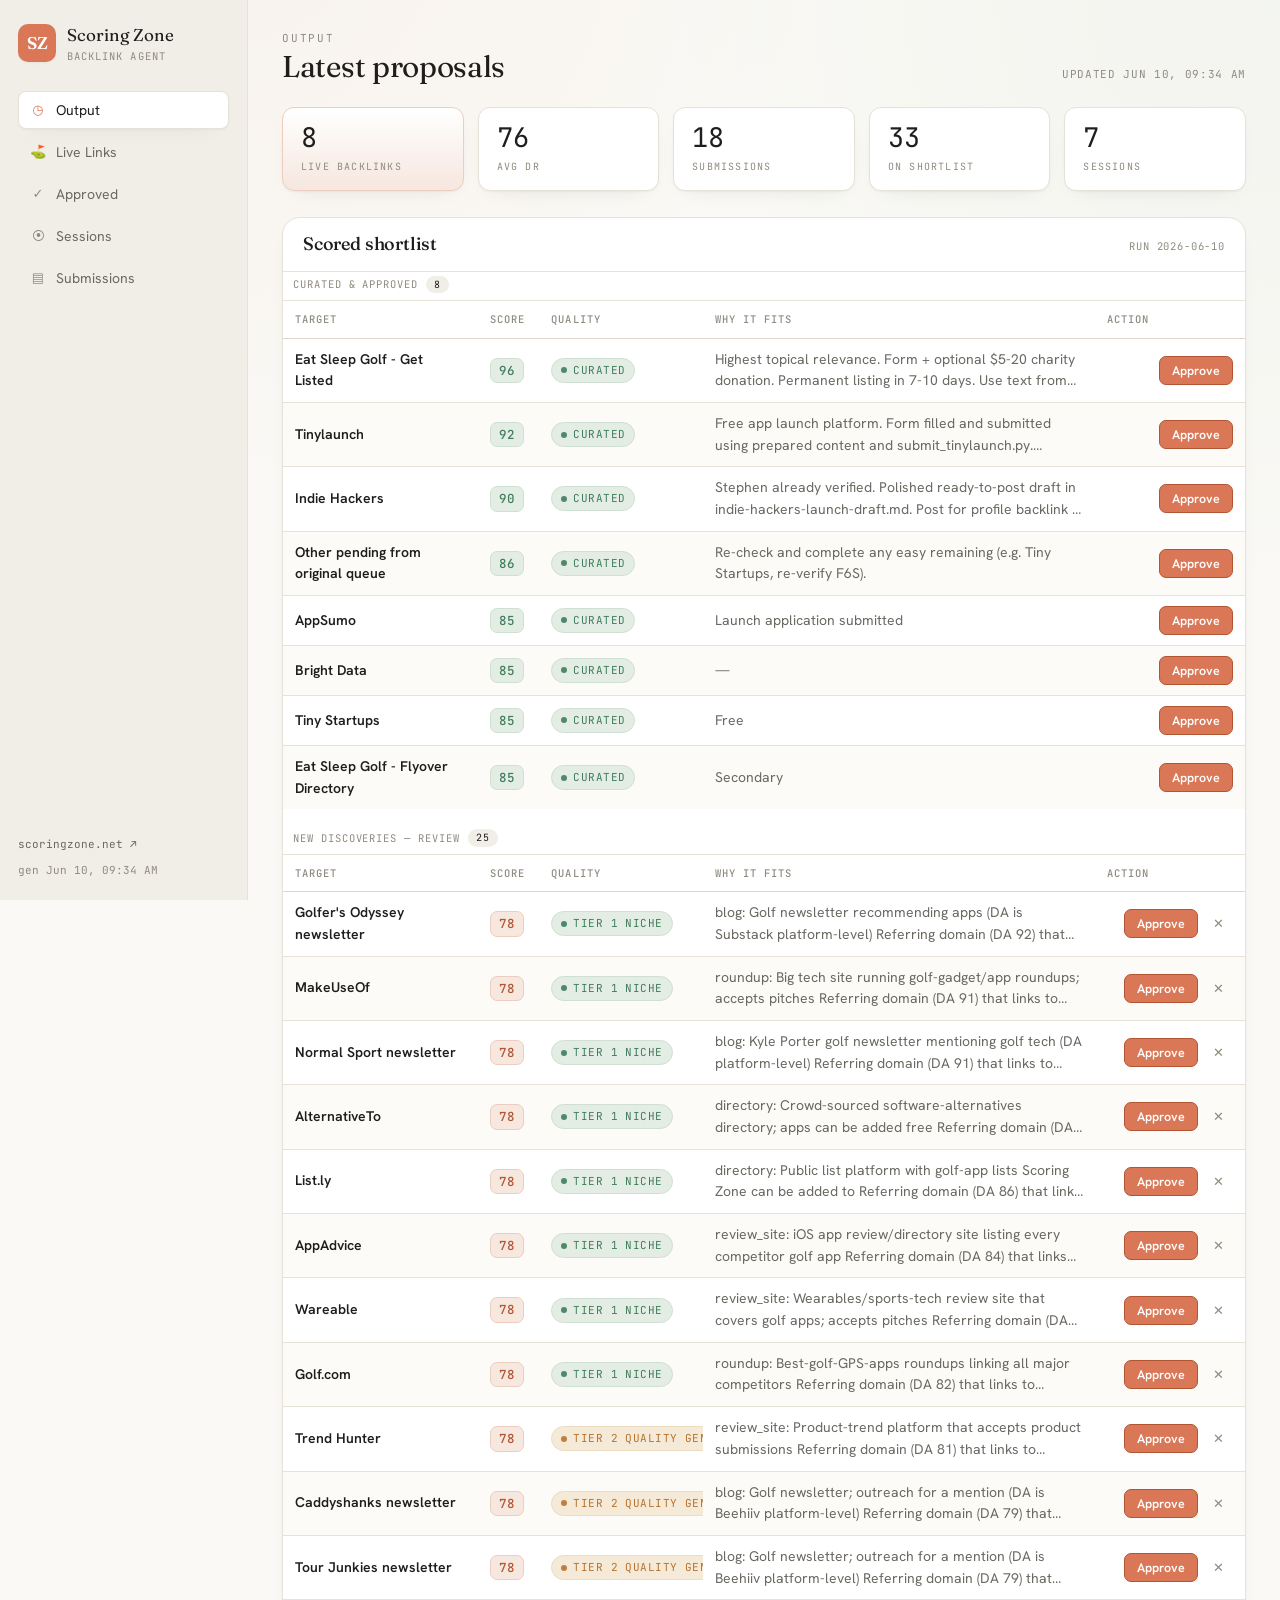
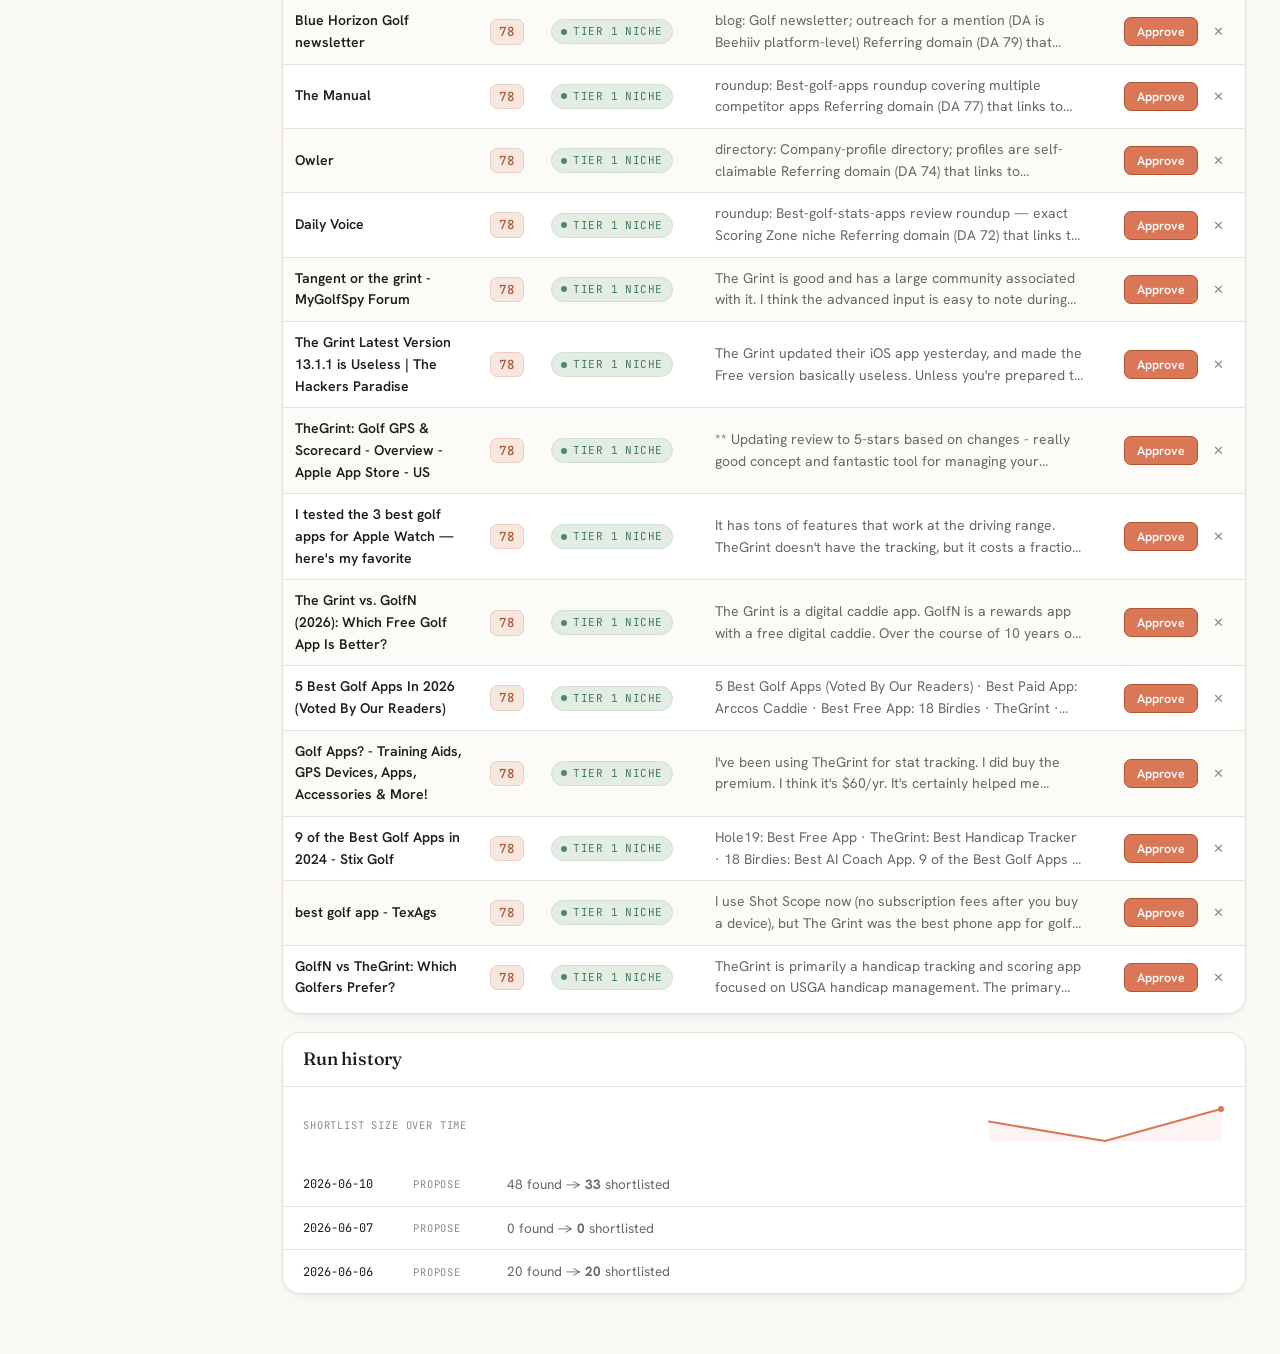
<file: docs/index.html>
<!DOCTYPE html>
<html lang="en">
<head>
<meta charset="UTF-8" />
<meta name="viewport" content="width=device-width, initial-scale=1.0" />
<title>Scoring Zone · Backlink Dashboard</title>
<link rel="icon" type="image/svg+xml" href="data:image/svg+xml,%3Csvg xmlns='http://www.w3.org/2000/svg' viewBox='0 0 64 64'%3E%3Crect width='64' height='64' rx='17' fill='%23d97757'/%3E%3Ctext x='32' y='43' font-family='Georgia,serif' font-weight='600' font-size='30' fill='%23ffffff' text-anchor='middle'%3ESZ%3C/text%3E%3C/svg%3E" />
<meta name="theme-color" content="#faf9f5" />
<link rel="stylesheet" href="tokens.css?v=12" />
<link rel="stylesheet" href="styles.css?v=12" />
</head>
<body>
  <div class="shell">
    <aside class="sidebar">
      <div class="brand">
        <div class="mark">SZ</div>
        <div>
          <div class="brand-name">Scoring Zone</div>
          <div class="brand-sub">Backlink agent</div>
        </div>
      </div>
      <nav class="nav" id="nav">
        <button class="nav-item active" data-view="output"><span class="ic">◷</span> Output</button>
        <button class="nav-item" data-view="livelinks"><span class="ic">⛳</span> Live Links</button>
        <button class="nav-item" data-view="approved"><span class="ic">✓</span> Approved</button>
        <button class="nav-item" data-view="sessions"><span class="ic">⦿</span> Sessions</button>
        <button class="nav-item" data-view="submissions"><span class="ic">▤</span> Submissions</button>
      </nav>
      <div class="side-foot">
        <a href="https://www.scoringzone.net" target="_blank" rel="noopener">scoringzone.net ↗</a>
        <div class="gen mono" id="gen"></div>
      </div>
    </aside>

    <main class="main">
      <header class="topbar">
        <div>
          <div class="kicker" id="crumb">Output</div>
          <h1 id="title">Latest proposals</h1>
        </div>
        <div class="updated mono" id="updated"></div>
      </header>

      <section class="kpis" id="kpis"></section>

      <section class="view" id="view-output">
        <div class="panel">
          <div class="panel-head"><h2>Scored shortlist</h2><span class="panel-meta" id="proposalMeta"></span></div>
          <div class="panel-body" id="proposals"></div>
        </div>
        <div class="panel">
          <div class="panel-head"><h2>Run history</h2></div>
          <div class="panel-body" id="runs"></div>
        </div>
      </section>

      <section class="view hidden" id="view-livelinks">
        <div class="ll-summary" id="llSummary"></div>
        <div class="panel panel-live">
          <div class="panel-head"><h2>Live backlinks</h2><span class="panel-meta" id="llLiveMeta"></span></div>
          <div class="panel-body" id="llLive"></div>
        </div>
        <div class="panel">
          <div class="panel-head"><h2>Watching — awaiting link</h2><span class="panel-meta" id="llWatchMeta"></span></div>
          <div class="panel-body" id="llWatching"></div>
        </div>
        <div class="panel">
          <div class="panel-head"><h2>Needs attention</h2><span class="panel-meta" id="llAttnMeta"></span></div>
          <div class="panel-body" id="llAttention"></div>
        </div>
      </section>

      <section class="view hidden" id="view-approved">
        <div class="panel">
          <div class="panel-head"><h2>Approved — to submit</h2><span class="panel-meta" id="approvedMeta"></span></div>
          <div class="panel-body" id="approved"></div>
        </div>
      </section>

      <section class="view hidden" id="view-sessions">
        <div class="panel">
          <div class="panel-head"><h2>Steel sessions</h2><span class="panel-meta">viewer links omitted (public page)</span></div>
          <div class="panel-body" id="sessions"></div>
        </div>
      </section>

      <section class="view hidden" id="view-submissions">
        <div class="panel">
          <div class="panel-head"><h2>Directory submissions</h2><span class="panel-meta">click a column to sort</span></div>
          <div class="panel-body" id="submissions"></div>
        </div>
      </section>
    </main>
  </div>

  <script src="shared.js?v=12"></script>
  <script src="app.js?v=12"></script>
</body>
</html>
</file>
<file: docs/tokens.css>
/* ===========================================================================
   Scoring Zone Backlink Dashboard — shared design tokens (Claude style)
   Warm ink + clay on cream. Fraunces (display) · Hanken Grotesk (body) ·
   JetBrains Mono (data). Imported by all three variants + the chooser.
   =========================================================================== */

@import url('https://fonts.googleapis.com/css2?family=Fraunces:opsz,wght@9..144,400;9..144,500;9..144,600;9..144,400&family=Hanken+Grotesk:wght@400;500;600;700&family=JetBrains+Mono:wght@400;500&display=swap');

:root {
  /* surfaces */
  --bg:        #faf9f5;
  --panel:     #ffffff;
  --sunken:    #f0eee6;
  --sunken-2:  #e9e6da;
  --border:    #e6e2d8;
  --border-strong: #ddd8ca;

  /* ink */
  --ink:    #1f1e1d;
  --muted:  #6b6862;
  --faint:  #908b80;

  /* clay accent (the Claude signature) */
  --accent:      #d97757;
  --accent-ink:  #b15532;   /* readable clay for text/links on cream */
  --accent-soft: #f6e7df;   /* tint for chips / hovers */

  /* status (warm) */
  --live:    #3f7d5b;
  --live-bg: #e3ede4;
  --pending: #b8732f;
  --pending-bg: #f5e9d7;
  --blocked: #b0483c;
  --blocked-bg: #f3e1dd;
  --stone:   #807b71;
  --stone-bg:#ececdf;

  /* type */
  --font-display: 'Fraunces', Georgia, 'Times New Roman', serif;
  --font-body:    'Hanken Grotesk', ui-sans-serif, system-ui, -apple-system, sans-serif;
  --font-mono:    'JetBrains Mono', ui-monospace, 'SF Mono', Menlo, monospace;

  /* shape */
  --r-sm: 8px;
  --r:    12px;
  --r-lg: 18px;
  --shadow-soft: 0 1px 2px rgba(31,30,29,.04), 0 8px 24px -16px rgba(31,30,29,.18);
  --shadow-lift: 0 2px 4px rgba(31,30,29,.05), 0 18px 40px -24px rgba(31,30,29,.28);
}

* { box-sizing: border-box; }

html { -webkit-text-size-adjust: 100%; }

body {
  margin: 0;
  background: var(--bg);
  color: var(--ink);
  font-family: var(--font-body);
  font-size: 15.5px;
  line-height: 1.55;
  -webkit-font-smoothing: antialiased;
  text-rendering: optimizeLegibility;
  /* faint warm paper grain via layered gradients (no images) */
  background-image:
    radial-gradient(circle at 18% -10%, rgba(217,119,87,.05), transparent 42%),
    radial-gradient(circle at 100% 0%, rgba(63,125,91,.04), transparent 40%);
  background-attachment: fixed;
}

a { color: var(--accent-ink); text-decoration: none; }
a:hover { text-decoration: underline; text-underline-offset: 2px; }

h1, h2, h3 { font-family: var(--font-display); font-weight: 500; letter-spacing: -.01em; color: var(--ink); margin: 0; }
h1 { font-size: clamp(28px, 4vw, 42px); line-height: 1.05; }
h2 { font-size: clamp(20px, 2.4vw, 26px); line-height: 1.15; }

.mono { font-family: var(--font-mono); }

/* eyebrow / section label */
.kicker {
  font-family: var(--font-mono);
  font-size: 11px;
  letter-spacing: .16em;
  text-transform: uppercase;
  color: var(--faint);
}

/* status badge ----------------------------------------------------------- */
.badge {
  display: inline-flex;
  align-items: center;
  gap: 6px;
  font-family: var(--font-mono);
  font-size: 11px;
  letter-spacing: .04em;
  text-transform: uppercase;
  padding: 3px 9px;
  border-radius: 999px;
  white-space: nowrap;
  border: 1px solid transparent;
}
.badge::before { content: ""; width: 6px; height: 6px; border-radius: 50%; background: currentColor; opacity: .9; }
.badge.live    { color: var(--live);    background: var(--live-bg);    border-color: #cfe0d2; }
.badge.pending { color: var(--pending); background: var(--pending-bg); border-color: #ecdcc0; }
.badge.blocked { color: var(--blocked); background: var(--blocked-bg); border-color: #ecccc5; }
.badge.default { color: var(--stone);   background: var(--stone-bg);   border-color: #ddd8c8; }

/* DR pill ---------------------------------------------------------------- */
.dr {
  font-family: var(--font-mono);
  font-size: 13px;
  font-weight: 500;
  color: var(--ink);
}
.dr-bar { height: 4px; border-radius: 2px; background: var(--accent); opacity: .85; }
.dr-track { background: var(--sunken-2); border-radius: 2px; height: 4px; }

/* tables (shared base) --------------------------------------------------- */
table { border-collapse: collapse; width: 100%; }
th, td { text-align: left; padding: 11px 14px; vertical-align: top; }
thead th {
  font-family: var(--font-mono);
  font-size: 10.5px;
  letter-spacing: .1em;
  text-transform: uppercase;
  color: var(--faint);
  font-weight: 500;
  border-bottom: 1px solid var(--border-strong);
}
tbody td { border-bottom: 1px solid var(--border); font-size: 14px; }
tbody tr:last-child td { border-bottom: none; }
.num { font-family: var(--font-mono); font-variant-numeric: tabular-nums; }
.truncate { max-width: 1px; }      /* used with width hints per-variant */
.cell-why { color: var(--muted); }

/* sortable header affordance */
th.sortable { cursor: pointer; user-select: none; }
th.sortable:hover { color: var(--accent-ink); }
th.sortable .arrow { opacity: .5; margin-left: 4px; }
th.sortable[aria-sort] .arrow { opacity: 1; color: var(--accent-ink); }

/* sparkline -------------------------------------------------------------- */
.spark { display: block; overflow: visible; }
.spark .line {
  fill: none; stroke: var(--accent); stroke-width: 2;
  stroke-linecap: round; stroke-linejoin: round;
  stroke-dasharray: 1000; stroke-dashoffset: 1000;
  animation: spark-draw 1.1s ease forwards .2s;
}
.spark .dot { fill: var(--accent); }
.spark .area { fill: var(--accent); opacity: .08; }
@keyframes spark-draw { to { stroke-dashoffset: 0; } }

/* row reveal on load ----------------------------------------------------- */
@keyframes rise { from { opacity: 0; transform: translateY(6px); } to { opacity: 1; transform: none; } }
.reveal { animation: rise .5s ease both; }

/* empty state ------------------------------------------------------------ */
.empty {
  padding: 40px 28px;
  text-align: center;
  color: var(--faint);
  font-family: var(--font-mono);
  font-size: 12px;
  letter-spacing: .04em;
}
.empty .empty-ic { display: block; font-size: 26px; color: var(--faint); margin-bottom: 10px; }
.empty .empty-title { font-family: var(--font-body); font-size: 14.5px; font-weight: 600; color: var(--muted); letter-spacing: 0; }
.empty .empty-hint { font-family: var(--font-mono); font-size: 11.5px; letter-spacing: .03em; color: var(--faint); margin-top: 5px; }

/* keyboard focus — visible rings for tab navigation ----------------------- */
:is(a, button, [tabindex]):focus-visible {
  outline: 2px solid var(--accent);
  outline-offset: 2px;
  border-radius: 4px;
}
th.sortable:focus-visible { outline: 2px solid var(--accent); outline-offset: -2px; }

/* toasts — action feedback (bottom-right, auto-dismiss) ------------------- */
#toasts { position: fixed; right: 18px; bottom: 18px; display: flex; flex-direction: column; gap: 8px; z-index: 100; }
.toast {
  font-family: var(--font-mono); font-size: 12px; letter-spacing: .02em;
  padding: 10px 14px; border-radius: var(--r-sm); border: 1px solid; box-shadow: var(--shadow-lift);
  max-width: 340px; animation: toast-in .25s ease; transition: opacity .3s ease, transform .3s ease;
}
.toast.success { color: var(--live); background: var(--live-bg); border-color: #cfe0d2; }
.toast.error   { color: var(--blocked); background: var(--blocked-bg); border-color: #ecccc5; }
.toast.out { opacity: 0; transform: translateY(6px); }
@keyframes toast-in { from { opacity: 0; transform: translateY(8px); } }

/* row exit (dismissed suggestion) ----------------------------------------- */
@keyframes row-fade { to { opacity: 0; } }
tr.row-out td { animation: row-fade .25s ease forwards; }

@media (prefers-reduced-motion: reduce) {
  .spark .line { animation: none; stroke-dashoffset: 0; }
  .reveal { animation: none; }
  .toast { animation: none; }
  tr.row-out td { animation-duration: .01s; }
}
</file>
<file: docs/styles.css>
/* Variant B — Console / Workbench. Sidebar + KPIs + dense sortable tables. */

.shell { display: grid; grid-template-columns: 248px 1fr; min-height: 100vh; }

/* sidebar ---------------------------------------------------------------- */
.sidebar {
  background: var(--sunken);
  border-right: 1px solid var(--border);
  padding: 22px 18px;
  display: flex; flex-direction: column; gap: 26px;
  position: sticky; top: 0; height: 100vh;
}
.brand { display: flex; align-items: center; gap: 11px; }
.mark {
  width: 38px; height: 38px; border-radius: 10px;
  background: var(--accent); color: #fff;
  display: grid; place-items: center;
  font-family: var(--font-display); font-weight: 600; font-size: 17px;
  box-shadow: var(--shadow-soft);
}
.brand-name { font-family: var(--font-display); font-size: 17px; }
.brand-sub { font-family: var(--font-mono); font-size: 10.5px; letter-spacing: .1em; text-transform: uppercase; color: var(--faint); }

.nav { display: flex; flex-direction: column; gap: 4px; }
.nav-item {
  display: flex; align-items: center; gap: 10px;
  font-family: var(--font-body); font-size: 14px; color: var(--muted);
  background: none; border: 1px solid transparent; border-radius: var(--r-sm);
  padding: 9px 11px; cursor: pointer; text-align: left; width: 100%;
  transition: background .15s ease, color .15s ease;
}
.nav-item .ic { font-size: 13px; width: 16px; text-align: center; color: var(--faint); }
.nav-item:hover { background: var(--sunken-2); color: var(--ink); }
.nav-item.active { background: var(--panel); color: var(--ink); border-color: var(--border); box-shadow: var(--shadow-soft); }
.nav-item.active .ic { color: var(--accent); }

.side-foot { margin-top: auto; font-family: var(--font-mono); font-size: 11px; }
.side-foot a { color: var(--muted); }
.side-foot .gen { color: var(--faint); margin-top: 10px; line-height: 1.4; }

/* main ------------------------------------------------------------------- */
.main { padding: 30px 34px 60px; max-width: 1180px; }
.topbar { display: flex; align-items: flex-end; justify-content: space-between; gap: 20px; margin-bottom: 24px; }
.topbar h1 { font-size: 30px; font-weight: 400; margin-top: 4px; }
.updated { font-size: 11px; letter-spacing: .06em; color: var(--faint); text-transform: uppercase; }

/* KPI cards */
.kpis { display: grid; grid-template-columns: repeat(5, 1fr); gap: 14px; margin-bottom: 26px; }
@media (max-width: 1080px) { .kpis { grid-template-columns: repeat(2, 1fr); } }
.kpi {
  background: var(--panel); border: 1px solid var(--border); border-radius: var(--r);
  padding: 16px 18px; box-shadow: var(--shadow-soft);
}
.kpi .v { font-family: var(--font-mono); font-size: 27px; line-height: 1; color: var(--ink); }
.kpi .v small { font-size: 14px; color: var(--faint); }
.kpi .k { font-family: var(--font-mono); font-size: 10px; letter-spacing: .12em; text-transform: uppercase; color: var(--faint); margin-top: 8px; }
.kpi.accent { background: linear-gradient(180deg, #fff, var(--accent-soft)); border-color: #eccdbf; }

/* panels + tables */
.view { display: grid; grid-template-columns: 1fr; gap: 18px; }
.view.hidden { display: none; }
.panel { background: var(--panel); border: 1px solid var(--border); border-radius: var(--r-lg); box-shadow: var(--shadow-soft); overflow: hidden; }
.panel-head { display: flex; align-items: baseline; justify-content: space-between; gap: 14px; padding: 16px 20px; border-bottom: 1px solid var(--border); }
.panel-head h2 { font-size: 18px; font-weight: 500; }
.panel-meta { font-family: var(--font-mono); font-size: 10.5px; letter-spacing: .08em; text-transform: uppercase; color: var(--faint); }
.panel-body { overflow-x: auto; }

.panel-body table { font-size: 13.5px; }
.panel-body thead th { position: sticky; top: 0; background: var(--panel); z-index: 1; }
.panel-body tbody tr:hover td { background: #fbfaf6; }
.t-name { font-weight: 600; }
.t-name .sub { display:block; font-weight: 400; font-size: 11px; color: var(--faint); font-family: var(--font-mono); margin-top: 2px; }
.t-name a { color: var(--ink); }
.t-name a:hover { color: var(--accent-ink); }
.cell-notes { color: var(--muted); max-width: 34ch; }
/* The cell stays a normal table-cell (so row borders stay continuous); the clamp goes on the
   inner span — applying display:-webkit-box to the <td> itself breaks the table layout. */
.cell-why { color: var(--muted); min-width: 320px; }
.cell-why .why-text {
  display: -webkit-box; -webkit-line-clamp: 2; -webkit-box-orient: vertical;
  overflow: hidden;
}

/* Output (proposals) — grouped decision queue, compact + scannable */
#proposals th, #proposals td { padding: 10px 12px; vertical-align: middle; }
#proposals .cell-approve { white-space: nowrap; text-align: right; }
#proposals table { margin-bottom: 4px; }
#proposals tbody tr:nth-child(even) td { background: #fcfbf7; }   /* subtle zebra */
#proposals tbody tr:hover td { background: #f6f3ec; }

/* Both proposal groups are separate <table>s; without a fixed grid each computes its
   own column widths from content, so Curated and Discoveries misalign and look like
   different formats. One shared fixed grid keeps every column at the same position. */
#proposals table { table-layout: fixed; width: 100%; }
#proposals th:nth-child(1) { width: 20%; }   /* Target */
#proposals th:nth-child(2) { width: 64px; }  /* Score */
#proposals th:nth-child(3) { width: 17%; }   /* Quality */
#proposals th:nth-child(5) { width: 150px; } /* Action — Why it fits takes the rest */
#proposals td.t-name { overflow-wrap: break-word; }
#proposals td:nth-child(3) { overflow: hidden; text-overflow: ellipsis; white-space: nowrap; }

/* group subheaders ("Curated & approved", "New discoveries — review") */
.group-label {
  font-family: var(--font-mono); font-size: 10.5px; letter-spacing: .09em; text-transform: uppercase;
  color: var(--faint); padding: 16px 10px 7px; border-bottom: 1px solid var(--border);
  display: flex; align-items: center; gap: 8px;
}
.group-label:first-child { padding-top: 4px; }
.group-label span { color: var(--ink); background: var(--sunken); border-radius: 20px; padding: 1px 8px; font-size: 10px; }

/* score chip — tinted by band so the best targets pop */
.cell-score { width: 56px; text-align: center; }
.score-chip {
  display: inline-block; min-width: 30px; padding: 2px 8px; border-radius: 7px;
  font-family: var(--font-mono); font-size: 12.5px; font-weight: 500; text-align: center;
  border: 1px solid transparent;
}
.score-chip.band-high { color: var(--live);    background: var(--live-bg);    border-color: #cfe0d2; }
.score-chip.band-mid  { color: var(--accent-ink); background: var(--accent-soft); border-color: #eccdbf; }
.score-chip.band-low  { color: var(--stone);   background: var(--stone-bg);   border-color: #ddd8c8; }
.cell-date { font-family: var(--font-mono); font-size: 12px; color: var(--faint); white-space: nowrap; }

.dr-cell { display: flex; align-items: center; gap: 9px; min-width: 96px; }
.dr-cell .dr-track { flex: 1; max-width: 60px; }
.dr-cell .dr-bar { width: var(--w, 0%); }

.runs-list { display: flex; flex-direction: column; gap: 0; }
.run-row { display: flex; align-items: center; gap: 14px; padding: 11px 20px; border-bottom: 1px solid var(--border); font-size: 13.5px; }
.run-row:last-child { border-bottom: none; }
.run-row .rdate { font-family: var(--font-mono); font-size: 12px; color: var(--ink); width: 96px; }
.run-row .rmode { font-family: var(--font-mono); font-size: 10.5px; text-transform: uppercase; letter-spacing: .08em; color: var(--faint); width: 80px; }
.run-row .rfig { color: var(--muted); }
.trend-card { padding: 18px 20px; display: flex; align-items: center; justify-content: space-between; gap: 16px; }

/* Approve button (Output → Action column) ------------------------------- */
.cell-approve { white-space: nowrap; }
.approve-btn {
  font-family: var(--font-body); font-size: 12.5px; font-weight: 600;
  color: #fff; background: var(--accent); border: 1px solid var(--accent-ink);
  border-radius: 7px; padding: 5px 12px; cursor: pointer;
  transition: filter .12s ease, opacity .12s ease;
}
.approve-btn:hover { filter: brightness(1.05); }
.approve-btn:disabled { opacity: .5; cursor: not-allowed; filter: saturate(.4); }
.approve-btn.approve-err { background: var(--blocked-bg); color: var(--blocked); border-color: var(--blocked); }

/* Dismiss ✕ (discoveries only) — quiet until hovered, destructive on hover */
.dismiss-btn {
  font-size: 13px; line-height: 1; color: var(--faint); background: transparent;
  border: 1px solid transparent; border-radius: 7px; padding: 5px 8px; cursor: pointer;
  margin-left: 6px; transition: color .12s ease, background .12s ease;
}
.dismiss-btn:hover { color: var(--blocked); background: var(--blocked-bg); border-color: #ecccc5; }
.dismiss-btn:disabled { opacity: .5; cursor: not-allowed; }

/* Secondary action: "Mark submitted" on the Approved tab (outline style) */
.mark-btn {
  font-family: var(--font-body); font-size: 12px; font-weight: 600;
  color: var(--accent-ink); background: transparent; border: 1px solid var(--border-strong);
  border-radius: 7px; padding: 5px 10px; cursor: pointer; white-space: nowrap;
  transition: background .12s ease, border-color .12s ease;
}
.mark-btn:hover { background: var(--accent-soft); border-color: #eccdbf; }
.mark-btn:disabled { opacity: .5; cursor: not-allowed; }

/* Live Links — summary strip + the "wins" panel --------------------------- */
.ll-summary { display: flex; gap: 14px; flex-wrap: wrap; }
.ll-stat {
  display: flex; align-items: baseline; gap: 9px; background: var(--panel);
  border: 1px solid var(--border); border-radius: var(--r); padding: 12px 18px;
  box-shadow: var(--shadow-soft);
}
.ll-stat .n { font-family: var(--font-mono); font-size: 24px; line-height: 1; }
.ll-stat .l { font-family: var(--font-mono); font-size: 10px; letter-spacing: .12em; text-transform: uppercase; color: var(--faint); }
.ll-stat.live .n { color: var(--live); }
.ll-stat.watching .n { color: var(--pending); }
.ll-stat.attention .n { color: var(--blocked); }

.panel-live { border-color: #cfe0d2; }
.panel-live .panel-head { background: linear-gradient(180deg, #fff, var(--live-bg)); border-bottom-color: #cfe0d2; }
.panel-live .panel-head h2::before { content: "●"; color: var(--live); font-size: 10px; margin-right: 8px; vertical-align: 2px; }
.due-now { font-family: var(--font-mono); font-size: 12px; color: var(--accent-ink); font-weight: 600; }
.waiting { color: var(--faint); font-family: var(--font-mono); font-size: 11px; }

@media (max-width: 760px) {
  .shell { grid-template-columns: 1fr; }
  .sidebar { position: static; height: auto; flex-direction: row; align-items: center; flex-wrap: wrap; gap: 14px; }
  .nav { flex-direction: row; flex-wrap: wrap; }
  .side-foot { margin: 0; }
  .cell-notes, .cell-why, .cell-found, .cell-attempts { display: none; }
}
</file>
